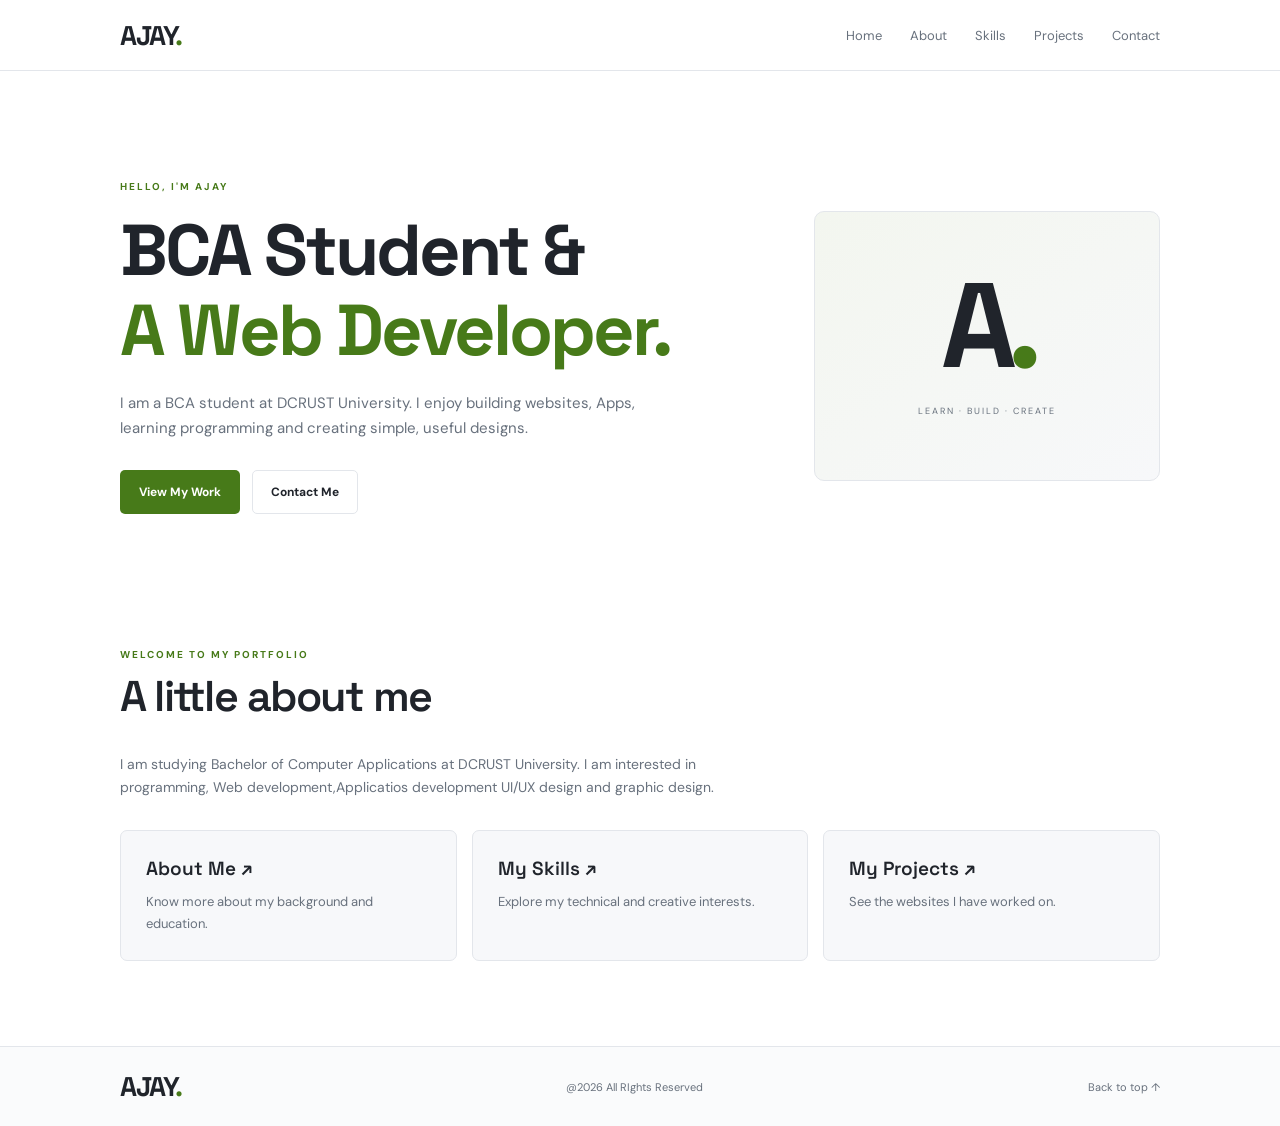
<file: index.html>
<!DOCTYPE html>
<html lang="en">
<head>
  <meta charset="UTF-8">
  <meta name="viewport" content="width=device-width, initial-scale=1.0">
  <meta name="description" content="Ajay — BCA student, web developer and designer.">
  <title>Home | Ajay Portfolio</title>
  <link rel="preconnect" href="https://fonts.googleapis.com">
  <link rel="preconnect" href="https://fonts.gstatic.com" crossorigin>
  <link href="https://fonts.googleapis.com/css2?family=DM+Sans:wght@400;500;600;700&family=Space+Grotesk:wght@500;600;700&display=swap" rel="stylesheet">
  <link rel="stylesheet" href="style.css">
</head>
<body id="top" data-page="index">
<header class="site-header">
  <nav class="nav container">
    <a class="logo" href="index.html">AJAY<span>.</span></a>
    <button class="menu-toggle" id="menu-toggle" aria-label="Open menu" aria-expanded="false">☰</button>
    <ul class="nav-links" id="nav-links">
      <li><a href="index.html" data-page="home">Home</a></li>
      <li><a href="about.html" data-page="about">About</a></li>
      <li><a href="skills.html" data-page="skills">Skills</a></li>
      <li><a href="projects.html" data-page="projects">Projects</a></li>
      <li><a href="contact.html" data-page="contact">Contact</a></li>
    </ul>
  </nav>
</header>
<main>
<section class="hero container">
  <div class="hero-text">
    <p class="eyebrow">HELLO, I'M AJAY</p>
    <h1>BCA Student &<br><span>A Web Developer.</span></h1>
    <p class="intro">I am a BCA student at DCRUST University. I enjoy building websites, Apps, learning programming and creating simple, useful designs.</p>
    <div class="hero-buttons">
      <a class="button primary" href="projects.html">View My Work</a>
      <a class="button secondary" href="contact.html">Contact Me</a>
    </div>
  </div>
  <div class="hero-card"><div class="initials">A<span>.</span></div><p>LEARN · BUILD · CREATE</p></div>
</section>
<section class="section container home-summary">
  <div class="section-title"><p class="eyebrow">WELCOME TO MY PORTFOLIO</p><h2>A little about me</h2></div>
  <p class="section-description">I am studying Bachelor of Computer Applications at DCRUST University. I am interested in programming, Web development,Applicatios development UI/UX design and graphic design.</p>
  <div class="quick-links">
    <a class="simple-card" href="about.html"><h3>About Me ↗</h3><p>Know more about my background and education.</p></a>
    <a class="simple-card" href="skills.html"><h3>My Skills ↗</h3><p>Explore my technical and creative interests.</p></a>
    <a class="simple-card" href="projects.html"><h3>My Projects ↗</h3><p>See the websites I have worked on.</p></a>
  </div>
</section>
</main>
<footer class="footer"><div class="container footer-inner">
  <a class="logo" href="index.html">AJAY<span>.</span></a>
  <p>@2026 All RIghts Reserved</p>
  <a href="#top">Back to top ↑</a>
</div></footer>
<script src="script.js"></script>
</body>
</html>
</file>
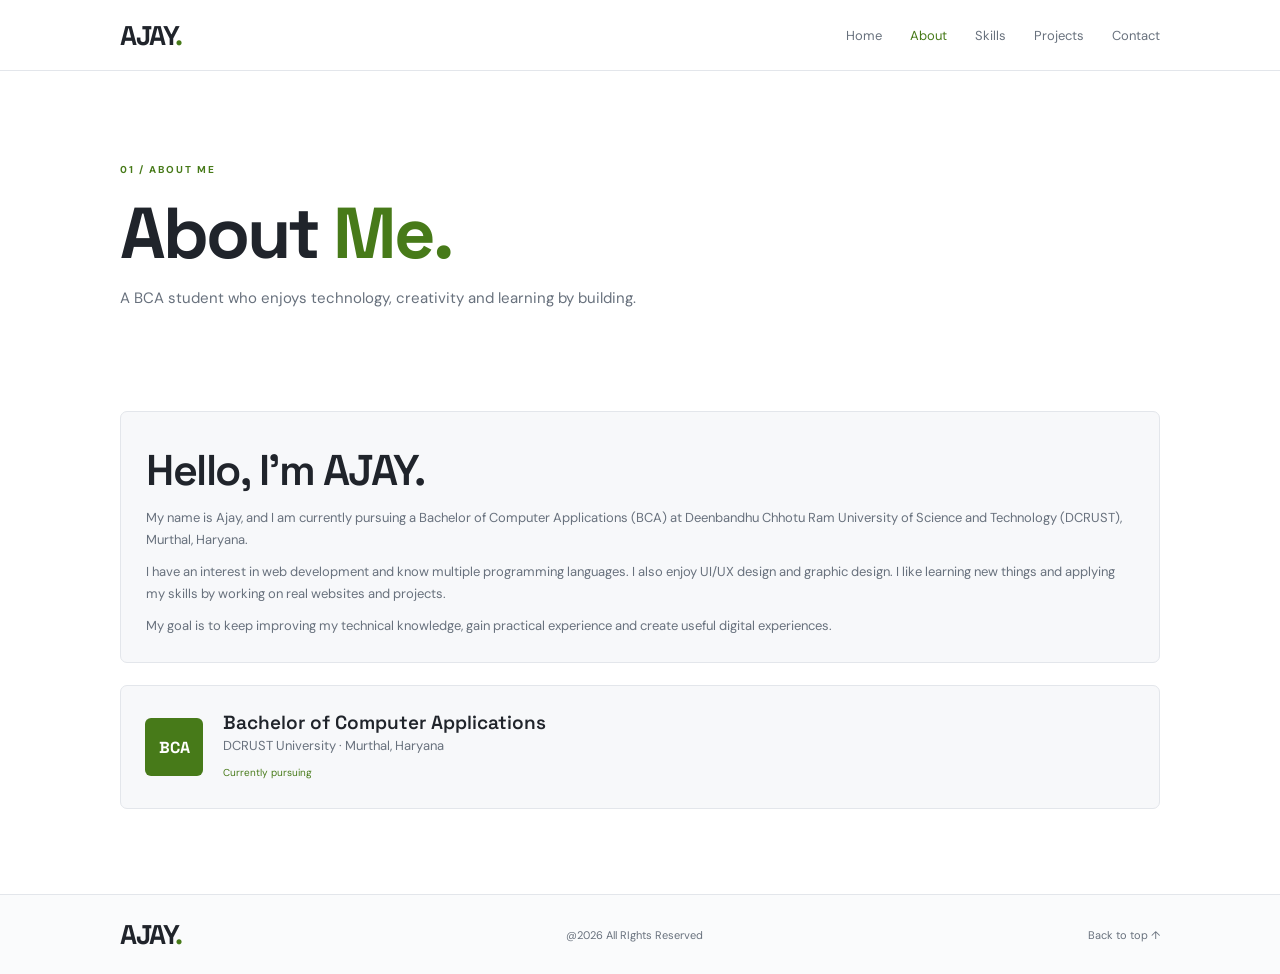
<file: about.html>
<!DOCTYPE html>
<html lang="en">
<head>
  <meta charset="UTF-8">
  <meta name="viewport" content="width=device-width, initial-scale=1.0">
  <meta name="description" content="Ajay — BCA student, web developer and designer.">
  <title>About | Ajay Portfolio</title>
  <link rel="preconnect" href="https://fonts.googleapis.com">
  <link rel="preconnect" href="https://fonts.gstatic.com" crossorigin>
  <link href="https://fonts.googleapis.com/css2?family=DM+Sans:wght@400;500;600;700&family=Space+Grotesk:wght@500;600;700&display=swap" rel="stylesheet">
  <link rel="stylesheet" href="style.css">
</head>
<body id="top" data-page="about">
<header class="site-header">
  <nav class="nav container">
    <a class="logo" href="index.html">AJAY<span>.</span></a>
    <button class="menu-toggle" id="menu-toggle" aria-label="Open menu" aria-expanded="false">☰</button>
    <ul class="nav-links" id="nav-links">
      <li><a href="index.html" data-page="home">Home</a></li>
      <li><a href="about.html" data-page="about">About</a></li>
      <li><a href="skills.html" data-page="skills">Skills</a></li>
      <li><a href="projects.html" data-page="projects">Projects</a></li>
      <li><a href="contact.html" data-page="contact">Contact</a></li>
    </ul>
  </nav>
</header>
<main>
<section class="inner-hero container">
  <p class="eyebrow">01 / ABOUT ME</p><h1>About <span>Me.</span></h1>
  <p class="intro">A BCA student who enjoys technology, creativity and learning by building.</p>
</section>
<section class="section container">
  <div class="content-panel">
    <h2>Hello, I'm AJAY.</h2>
    <p>My name is Ajay, and I am currently pursuing a Bachelor of Computer Applications (BCA) at Deenbandhu Chhotu Ram University of Science and Technology (DCRUST), Murthal, Haryana.</p>
    <p>I have an interest in web development and know multiple programming languages. I also enjoy UI/UX design and graphic design. I like learning new things and applying my skills by working on real websites and projects.</p>
    <p>My goal is to keep improving my technical knowledge, gain practical experience and create useful digital experiences.</p>
  </div>
  <div class="education-card about-education"><div class="education-icon">BCA</div><div><h3>Bachelor of Computer Applications</h3><p>DCRUST University · Murthal, Haryana</p><span>Currently pursuing</span></div></div>
</section>
</main>
<footer class="footer"><div class="container footer-inner">
  <a class="logo" href="index.html">AJAY<span>.</span></a>
  <p>@2026 All RIghts Reserved</p>
  <a href="#top">Back to top ↑</a>
</div></footer>
<script src="script.js"></script>
</body>
</html>
</file>
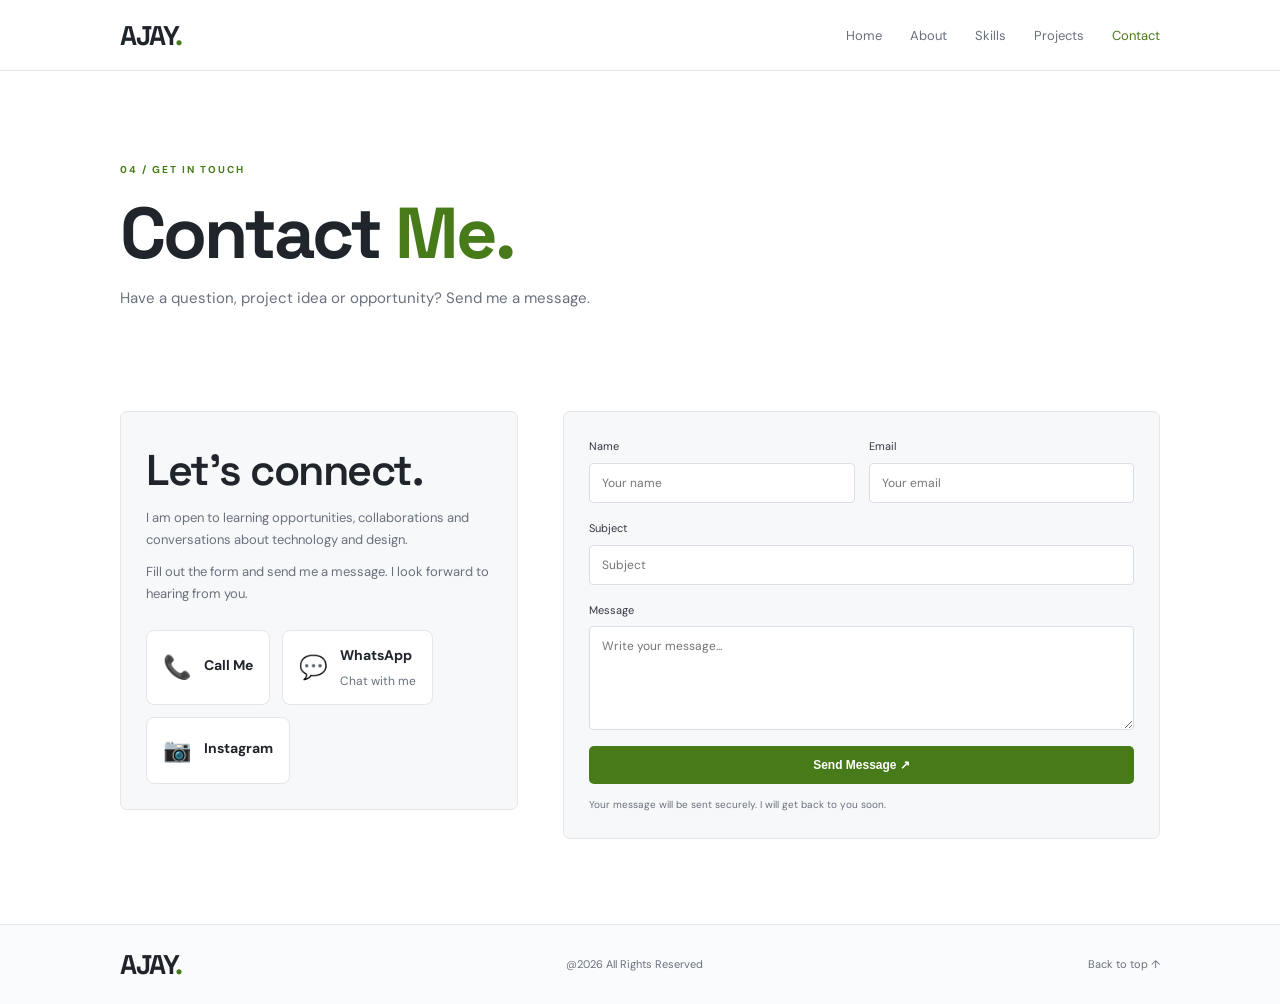
<file: contact.html>
<!DOCTYPE html>
<html lang="en">
<head>
  <meta charset="UTF-8">
  <meta name="viewport" content="width=device-width, initial-scale=1.0">
  <meta name="description" content="Ajay — BCA student, web developer and designer.">
  <title>Contact | Ajay Portfolio</title>

  <link rel="preconnect" href="https://fonts.googleapis.com">
  <link rel="preconnect" href="https://fonts.gstatic.com" crossorigin>
  <link href="https://fonts.googleapis.com/css2?family=DM+Sans:wght@400;500;600;700&family=Space+Grotesk:wght@500;600;700&display=swap" rel="stylesheet">

  <link rel="stylesheet" href="style.css">

  <style>
    .social-contact {
      display: flex;
      flex-wrap: wrap;
      gap: 12px;
      margin-top: 25px;
    }

    .social-contact a {
      display: flex;
      align-items: center;
      gap: 12px;
      padding: 13px 16px;
      border: 1px solid var(--border);
      border-radius: 8px;
      text-decoration: none;
      color: var(--text);
      background: var(--background);
      transition: 0.3s ease;
    }

    .social-contact a:hover {
      border-color: var(--accent);
      transform: translateY(-3px);
    }

    .social-icon {
      font-size: 23px;
    }

    .social-contact h3 {
      font-size: 14px;
      margin: 0 0 3px;
    }

    .social-contact p {
      font-size: 12px;
      color: var(--muted);
      margin: 0;
    }
  </style>
</head>

<body id="top" data-page="contact">

<header class="site-header">
  <nav class="nav container">
    <a class="logo" href="index.html">AJAY<span>.</span></a>

    <button class="menu-toggle" id="menu-toggle"
      aria-label="Open menu" aria-expanded="false">☰</button>

    <ul class="nav-links" id="nav-links">
      <li><a href="index.html" data-page="home">Home</a></li>
      <li><a href="about.html" data-page="about">About</a></li>
      <li><a href="skills.html" data-page="skills">Skills</a></li>
      <li><a href="projects.html" data-page="projects">Projects</a></li>
      <li><a href="contact.html" data-page="contact">Contact</a></li>
    </ul>
  </nav>
</header>

<main>

<section class="inner-hero container">
  <p class="eyebrow">04 / GET IN TOUCH</p>
  <h1>Contact <span>Me.</span></h1>
  <p class="intro">
    Have a question, project idea or opportunity? Send me a message.
  </p>
</section>

<section class="section container contact-section">

  <div class="content-panel">

    <h2>Let's connect.</h2>

    <p>
      I am open to learning opportunities, collaborations and conversations about technology and design.
    </p>

    <p>
      Fill out the form and send me a message. I look forward to hearing from you.
    </p>

    <!-- Social Contact Links -->

    <div class="social-contact">

      <a href="tel:+919817349299">
        <span class="social-icon">📞</span>
        <div>
          <h3>Call Me</h3>
          
        </div>
      </a>

      <a href="https://wa.me/919817349299" target="_blank" rel="noopener noreferrer">
        <span class="social-icon">💬</span>
        <div>
          <h3>WhatsApp</h3>
          <p>Chat with me</p>
        </div>
      </a>

      <a href="https://www.instagram.com/ajay_bhole1/" target="_blank" rel="noopener noreferrer">
        <span class="social-icon">📷</span>
        <div>
          <h3>Instagram</h3>
      
        </div>
      </a>

    </div>

  </div>

  <!-- Contact Form -->

  <form class="contact-form" id="contact-form">

    <div class="form-row">

      <div class="form-group">
        <label for="name">Name</label>
        <input id="name" name="name" type="text"
          placeholder="Your name" required>
      </div>

      <div class="form-group">
        <label for="email">Email</label>
        <input id="email" name="email" type="email"
          placeholder="Your email" required>
      </div>

    </div>

    <div class="form-group">
      <label for="subject">Subject</label>
      <input id="subject" name="subject" type="text"
        placeholder="Subject" required>
    </div>

    <div class="form-group">
      <label for="message">Message</label>
      <textarea id="message" name="message" rows="5"
        placeholder="Write your message..." required></textarea>
    </div>

    <button class="button primary submit-button" type="submit">
      Send Message ↗
    </button>

    <p class="form-status" id="form-status"
      role="status" aria-live="polite">
      Your message will be sent securely. I will get back to you soon.
    </p>

  </form>

</section>
</main>

<footer class="footer">
  <div class="container footer-inner">
    <a class="logo" href="index.html">AJAY<span>.</span></a>
    <p>@2026 All Rights Reserved</p>
    <a href="#top">Back to top ↑</a>
  </div>
</footer>

<script src="script.js"></script>

</body>
</html>
</file>
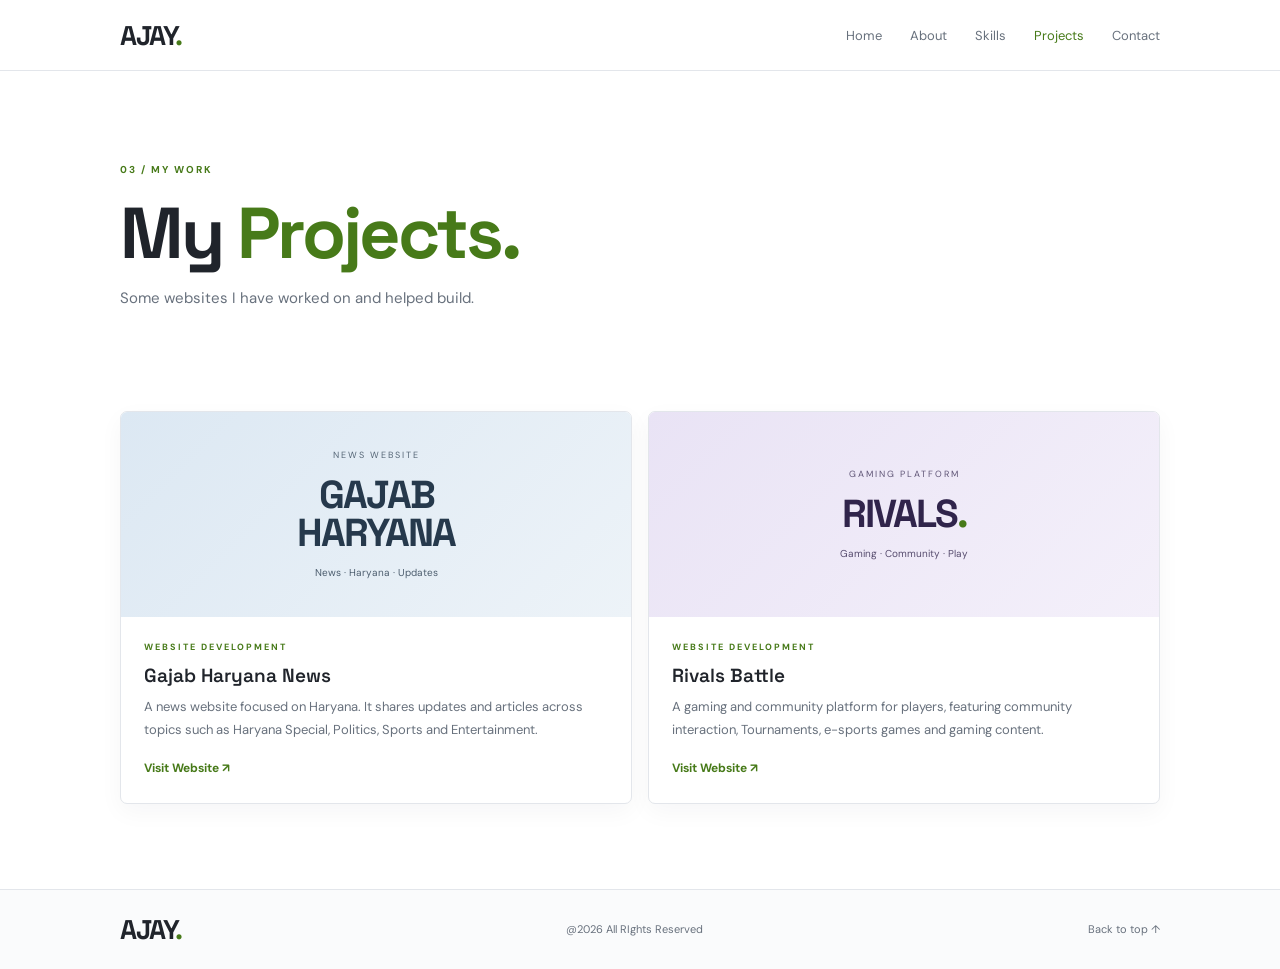
<file: projects.html>
<!DOCTYPE html>
<html lang="en">
<head>
  <meta charset="UTF-8">
  <meta name="viewport" content="width=device-width, initial-scale=1.0">
  <meta name="description" content="Ajay — BCA student, web developer and designer.">
  <title>Projects | Ajay Portfolio</title>
  <link rel="preconnect" href="https://fonts.googleapis.com">
  <link rel="preconnect" href="https://fonts.gstatic.com" crossorigin>
  <link href="https://fonts.googleapis.com/css2?family=DM+Sans:wght@400;500;600;700&family=Space+Grotesk:wght@500;600;700&display=swap" rel="stylesheet">
  <link rel="stylesheet" href="style.css">
</head>
<body id="top" data-page="projects">
<header class="site-header">
  <nav class="nav container">
    <a class="logo" href="index.html">AJAY<span>.</span></a>
    <button class="menu-toggle" id="menu-toggle" aria-label="Open menu" aria-expanded="false">☰</button>
    <ul class="nav-links" id="nav-links">
      <li><a href="index.html" data-page="home">Home</a></li>
      <li><a href="about.html" data-page="about">About</a></li>
      <li><a href="skills.html" data-page="skills">Skills</a></li>
      <li><a href="projects.html" data-page="projects">Projects</a></li>
      <li><a href="contact.html" data-page="contact">Contact</a></li>
    </ul>
  </nav>
</header>
<main>
<section class="inner-hero container">
  <p class="eyebrow">03 / MY WORK</p><h1>My <span>Projects.</span></h1>
  <p class="intro">Some websites I have worked on and helped build.</p>
</section>
<section class="section container">
  <div class="projects-grid">
    <article class="project-card">
      <div class="project-preview news-preview"><span class="preview-label">NEWS WEBSITE</span><strong>GAJAB<br>HARYANA</strong><small>News · Haryana · Updates</small></div>
      <div class="project-details"><p class="project-type">WEBSITE DEVELOPMENT</p><h2>Gajab Haryana News</h2><p>A news website focused on Haryana. It shares updates and articles across topics such as Haryana Special, Politics, Sports and Entertainment.</p><a class="project-link" href="https://gajabharyana.com/" target="_blank" rel="noopener noreferrer">Visit Website ↗</a></div>
    </article>
    <article class="project-card">
      <div class="project-preview rivals-preview"><span class="preview-label">GAMING PLATFORM</span><strong>RIVALS<span>.</span></strong><small>Gaming · Community · Play</small></div>
      <div class="project-details"><p class="project-type">WEBSITE DEVELOPMENT</p><h2>Rivals Battle</h2><p>A gaming and community platform for players, featuring community interaction, Tournaments, e-sports games and gaming content.</p><a class="project-link" href="https://rivalsbattle.com/" target="_blank" rel="noopener noreferrer">Visit Website ↗</a></div>
    </article>
  </div>
</section>
</main>
<footer class="footer"><div class="container footer-inner">
  <a class="logo" href="index.html">AJAY<span>.</span></a>
   <p>@2026 All RIghts Reserved</p>
  <a href="#top">Back to top ↑</a>
</div></footer>
<script src="script.js"></script>
</body>
</html>
</file>
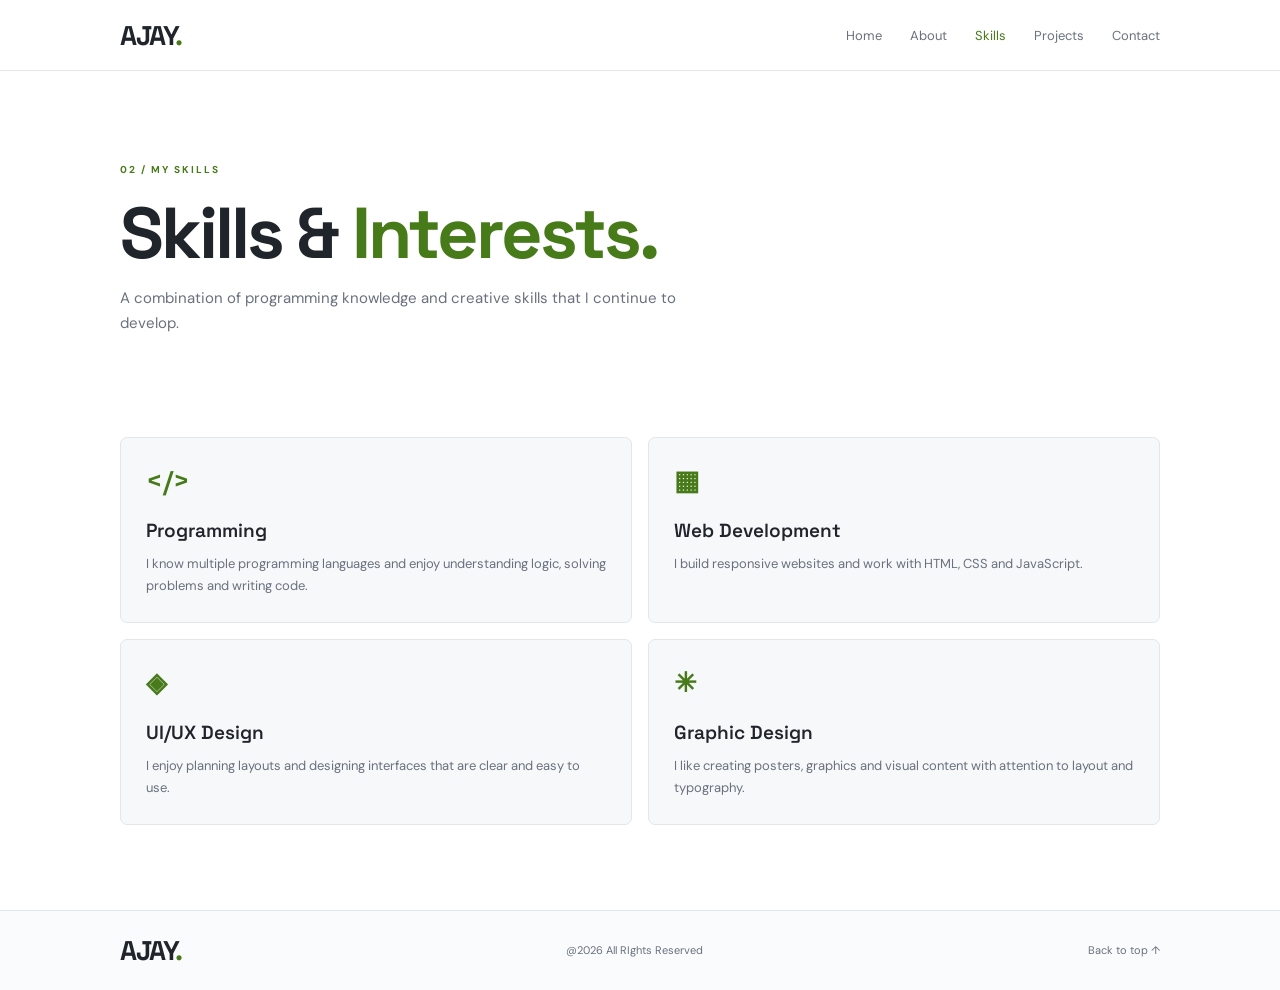
<file: skills.html>
<!DOCTYPE html>
<html lang="en">
<head>
  <meta charset="UTF-8">
  <meta name="viewport" content="width=device-width, initial-scale=1.0">
  <meta name="description" content="Ajay — BCA student, web developer and designer.">
  <title>Skills | Ajay Portfolio</title>
  <link rel="preconnect" href="https://fonts.googleapis.com">
  <link rel="preconnect" href="https://fonts.gstatic.com" crossorigin>
  <link href="https://fonts.googleapis.com/css2?family=DM+Sans:wght@400;500;600;700&family=Space+Grotesk:wght@500;600;700&display=swap" rel="stylesheet">
  <link rel="stylesheet" href="style.css">
</head>
<body id="top" data-page="skills">
<header class="site-header">
  <nav class="nav container">
    <a class="logo" href="index.html">AJAY<span>.</span></a>
    <button class="menu-toggle" id="menu-toggle" aria-label="Open menu" aria-expanded="false">☰</button>
    <ul class="nav-links" id="nav-links">
      <li><a href="index.html" data-page="home">Home</a></li>
      <li><a href="about.html" data-page="about">About</a></li>
      <li><a href="skills.html" data-page="skills">Skills</a></li>
      <li><a href="projects.html" data-page="projects">Projects</a></li>
      <li><a href="contact.html" data-page="contact">Contact</a></li>
    </ul>
  </nav>
</header>
<main>
<section class="inner-hero container">
  <p class="eyebrow">02 / MY SKILLS</p><h1>Skills & <span>Interests.</span></h1>
  <p class="intro">A combination of programming knowledge and creative skills that I continue to develop.</p>
</section>
<section class="section container">
  <div class="skills-grid">
    <article class="simple-card"><div class="skill-symbol">&lt;/&gt;</div><h2>Programming</h2><p>I know multiple programming languages and enjoy understanding logic, solving problems and writing code.</p></article>
    <article class="simple-card"><div class="skill-symbol">▦</div><h2>Web Development</h2><p>I build responsive websites and work with HTML, CSS and JavaScript.</p></article>
    <article class="simple-card"><div class="skill-symbol">◈</div><h2>UI/UX Design</h2><p>I enjoy planning layouts and designing interfaces that are clear and easy to use.</p></article>
    <article class="simple-card"><div class="skill-symbol">✳</div><h2>Graphic Design</h2><p>I like creating posters, graphics and visual content with attention to layout and typography.</p></article>
  </div>
 
</section>
</main>
<footer class="footer"><div class="container footer-inner">
  <a class="logo" href="index.html">AJAY<span>.</span></a>
   <p>@2026 All RIghts Reserved</p>
  <a href="#top">Back to top ↑</a>
</div></footer>
<script src="script.js"></script>
</body>
</html>
</file>
<file: style.css>
:root {
  --background: #fff;
  --surface: #f7f8fa;
  --text: #20242b;
  --muted: #68717d;
  --accent: #477a19;
  --border: #e3e6eb;
  --font: "DM Sans", sans-serif;
  --heading: "Space Grotesk", sans-serif;
}
* {
  box-sizing: border-box;
  margin: 0;
  padding: 0;
}
html {
  scroll-behavior: smooth;
  scroll-padding-top: 80px;
}

body {
  background: var(--background);
  color: var(--text);
  font-family: var(--font);
  line-height: 1.7;
}
a {
  color: inherit;
  text-decoration: none;
}
.container {
  width: min(1040px, calc(100% - 40px));
  margin: auto;
}
.site-header {
  position: sticky;
  top: 0;
  z-index: 10;
  background: rgba(255, 255, 255, 0.95);
  border-bottom: 1px solid var(--border);
  backdrop-filter: blur(12px);
}
.nav {
  min-height: 70px;
  display: flex;
  align-items: center;
  justify-content: space-between;
}
.logo {
  font: 700 27px var(--heading);
  letter-spacing: -1.5px;
  color: #20242b;
}
.logo span,
.hero h1 span,
.inner-hero h1 span,
.initials span,
.rivals-preview strong span {
  color: var(--accent);
}
.nav-links {
  list-style: none;
  display: flex;
  gap: 28px;
}
.nav-links a {
  color: var(--muted);
  font-size: 13px;
}
.nav-links a:hover,
.nav-links a.active {
  color: var(--accent);
}
.menu-toggle {
  display: none;
  color: var(--text);
  background: none;
  border: 0;
  font-size: 25px;
  cursor: pointer;
}
.hero {
  min-height: 550px;
  display: grid;
  grid-template-columns: 1.3fr 0.7fr;
  align-items: center;
  gap: 50px;
  padding: 65px 0;
}
.eyebrow,
.project-type {
  color: var(--accent);
  font-size: 10px;
  font-weight: 700;
  letter-spacing: 2px;
}
.hero h1,
.inner-hero h1 {
  font: 700 clamp(45px, 6vw, 72px)/1.12 var(--heading);
  letter-spacing: -3px;
  margin: 15px 0 20px;
}
.intro {
  color: var(--muted);
  max-width: 560px;
  font-size: 15px;
}
.hero-buttons {
  display: flex;
  gap: 12px;
  margin-top: 28px;
}
.button {
  display: inline-flex;
  align-items: center;
  justify-content: center;
  padding: 11px 18px;
  border-radius: 5px;
  font-size: 12px;
  font-weight: 700;
  border: 1px solid transparent;
  cursor: pointer;
  transition: transform 0.2s;
}
.primary {
  background: var(--accent);
  color: #fff;
}
.secondary {
  border-color: var(--border);
  color: var(--text);
  background: #fff;
}
.button:hover {
  transform: translateY(-2px);
}
.hero-card {
  height: 270px;
  border: 1px solid var(--border);
  border-radius: 10px;
  background: linear-gradient(145deg, #f3f6ef, #f7f8fa);
  display: flex;
  flex-direction: column;
  align-items: center;
  justify-content: center;
}
.initials {
  font: 700 120px/0.9 var(--heading);
  letter-spacing: -10px;
  color: #20242b;
}
.hero-card p {
  color: var(--muted);
  font-size: 9px;
  letter-spacing: 2px;
  margin-top: 24px;
}
.section {
  padding: 75px 0 85px;
}
.section-title {
  margin-bottom: 30px;
}
.section-title h2,
.content-panel h2 {
  font: 600 clamp(32px, 4vw, 43px)/1.2 var(--heading);
  letter-spacing: -1.5px;
  margin-top: 8px;
}
.section-description {
  color: var(--muted);
  font-size: 14px;
  margin-top: 10px;
  max-width: 650px;
}
.home-summary {
  padding-top: 25px;
}
.quick-links {
  display: grid;
  grid-template-columns: repeat(3, 1fr);
  gap: 15px;
  margin-top: 30px;
}
.simple-card,
.content-panel {
  background: var(--surface);
  border: 1px solid var(--border);
  border-radius: 7px;
  padding: 25px;
}
.simple-card h2,
.simple-card h3 {
  font: 600 19px var(--heading);
  margin-bottom: 9px;
}
.simple-card p,
.content-panel p {
  color: var(--muted);
  font-size: 13px;
  margin-top: 10px;
}
.skill-symbol {
  color: var(--accent);
  font: 600 27px var(--heading);
  margin-bottom: 20px;
}
.inner-hero {
  padding: 90px 0 25px;
}
.inner-hero h1 {
  margin-bottom: 12px;
}
.about-education {
  margin-top: 22px;
}
.skills-grid,
.projects-grid {
  display: grid;
  grid-template-columns: repeat(2, 1fr);
  gap: 16px;
}
.project-card {
  background: #fff;
  border: 1px solid var(--border);
  border-radius: 7px;
  overflow: hidden;
  box-shadow: 0 8px 24px rgba(20, 30, 40, 0.04);
}
.project-preview {
  height: 205px;
  padding: 22px;
  display: flex;
  flex-direction: column;
  justify-content: center;
  align-items: center;
}
.news-preview {
  background: linear-gradient(135deg, #dce8f3, #edf3f8);
  color: #26394c;
}
.rivals-preview {
  background: linear-gradient(135deg, #e9e3f5, #f4f0fa);
  color: #30244b;
}
.preview-label {
  font-size: 9px;
  letter-spacing: 2px;
  opacity: 0.75;
}
.project-preview strong {
  font: 700 39px/0.98 var(--heading);
  text-align: center;
  margin: 12px 0;
  letter-spacing: -2px;
}
.project-preview small {
  font-size: 10px;
  opacity: 0.8;
}
.project-details {
  padding: 23px;
}
.project-type {
  font-size: 9px;
}
.project-details h2 {
  font: 600 19px var(--heading);
  margin: 8px 0;
}
.project-details > p:not(.project-type) {
  color: var(--muted);
  font-size: 13px;
}
.project-link {
  display: inline-block;
  color: var(--accent);
  font-size: 12px;
  font-weight: 700;
  margin-top: 17px;
}
.education-card {
  display: flex;
  align-items: center;
  gap: 20px;
  border: 1px solid var(--border);
  background: var(--surface);
  border-radius: 7px;
  padding: 24px;
}
.education-icon {
  width: 58px;
  height: 58px;
  display: grid;
  place-items: center;
  flex-shrink: 0;
  background: var(--accent);
  color: #fff;
  border-radius: 6px;
  font: 700 16px var(--heading);
}
.education-card h3 {
  font: 600 19px var(--heading);
}
.education-card p {
  color: var(--muted);
  font-size: 13px;
}
.education-card span {
  display: inline-block;
  color: var(--accent);
  font-size: 10px;
  margin-top: 7px;
}
.small-note {
  color: var(--muted);
  font-size: 11px;
  margin-top: 22px;
}
.contact-section {
  display: grid;
  grid-template-columns: 0.8fr 1.2fr;
  gap: 45px;
  align-items: start;
}
.contact-form {
  background: var(--surface);
  border: 1px solid var(--border);
  border-radius: 7px;
  padding: 25px;
}
.form-row {
  display: grid;
  grid-template-columns: 1fr 1fr;
  gap: 14px;
}
.form-group {
  display: flex;
  flex-direction: column;
  gap: 7px;
  margin-bottom: 16px;
}
.form-group label {
  font-size: 11px;
  color: #303640;
}
.form-group input,
.form-group textarea {
  width: 100%;
  padding: 11px 12px;
  border-radius: 4px;
  border: 1px solid #d9dee5;
  background: #fff;
  color: var(--text);
  font: 12px var(--font);
  outline: none;
}
.form-group input:focus,
.form-group textarea:focus {
  border-color: var(--accent);
}
.form-group textarea {
  resize: vertical;
}
.submit-button {
  width: 100%;
}
.form-status {
  color: var(--muted);
  font-size: 10px;
  margin-top: 12px;
}
.footer {
  border-top: 1px solid var(--border);
  padding: 22px 0;
  background: #fafbfc;
}
.footer-inner {
  display: flex;
  align-items: center;
  justify-content: space-between;
  gap: 15px;
}
.footer p,
.footer-inner > a:last-child {
  color: var(--muted);
  font-size: 11px;
}
@media (max-width: 700px) {
  .menu-toggle {
    display: block;
  }
  .nav-links {
    display: none;
    position: absolute;
    top: 70px;
    left: 0;
    width: 100%;
    padding: 18px 22px;
    background: #fff;
    border-bottom: 1px solid var(--border);
    flex-direction: column;
    gap: 14px;
  }
  .nav-links.open {
    display: flex;
  }
  .hero {
    grid-template-columns: 1fr;
    min-height: auto;
    gap: 35px;
    padding-top: 65px;
  }
  .hero-card {
    height: 210px;
  }
  .initials {
    font-size: 95px;
  }
  .section {
    padding: 60px 0 65px;
  }
  .inner-hero {
    padding-top: 65px;
    padding-bottom: 15px;
  }
  .quick-links,
  .skills-grid,
  .projects-grid,
  .contact-section {
    grid-template-columns: 1fr;
  }
  .contact-section {
    gap: 25px;
  }
}
@media (max-width: 460px) {
  .container {
    width: calc(100% - 30px);
  }
  .hero h1,
  .inner-hero h1 {
    letter-spacing: -2px;
  }
  .hero-buttons {
    flex-wrap: wrap;
  }
  .form-row {
    grid-template-columns: 1fr;
    gap: 0;
  }
  .footer-inner {
    flex-wrap: wrap;
  }
  .footer-inner p {
    order: 3;
    width: 100%;
  }
}
</file>
